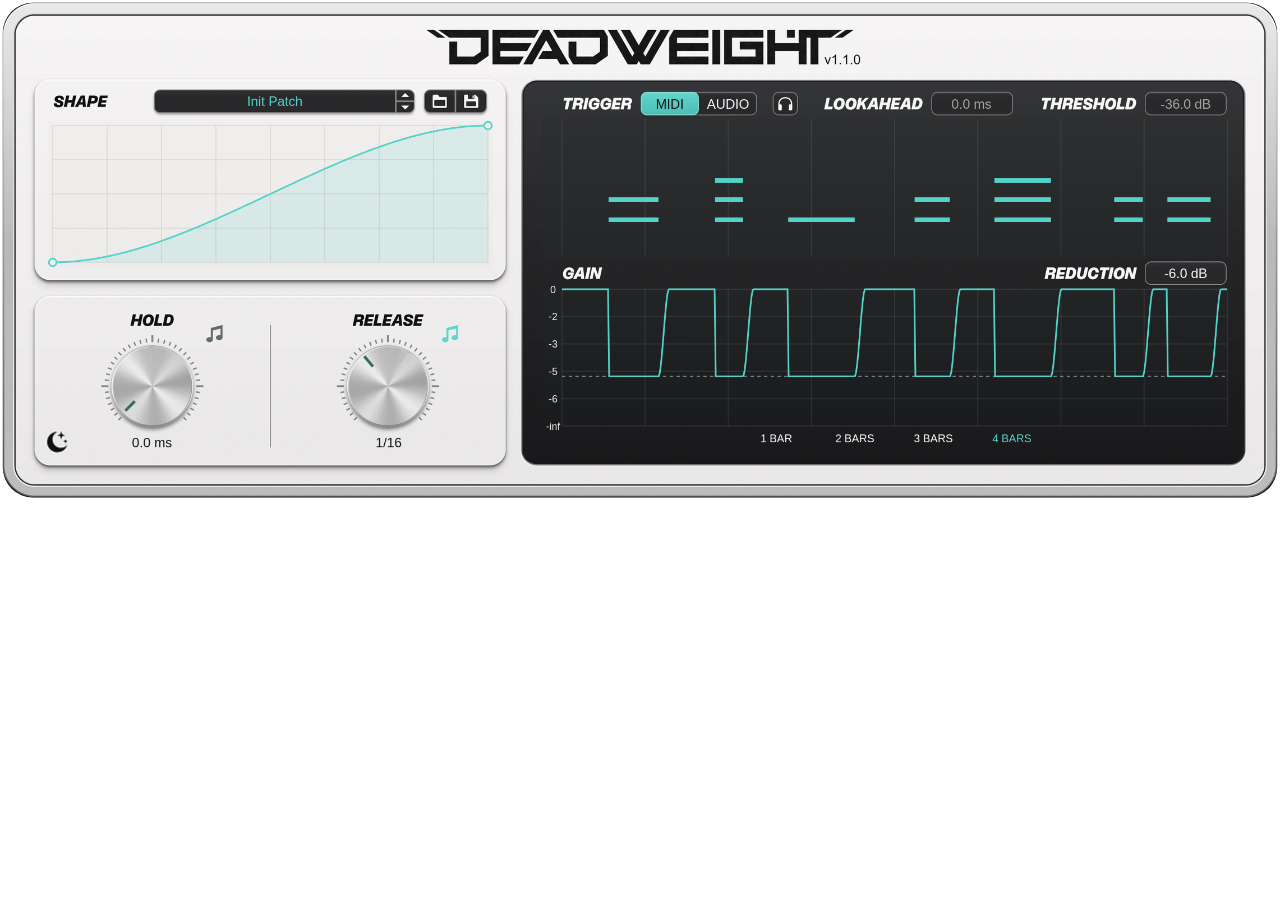
<file: Deadweight/index.html>
<!doctype html>
<html lang="en">
<head>
  <meta charset="utf-8">
  <meta name="viewport" content="width=device-width, initial-scale=1">
  <title>Deadweight v1.1.0 Interactive Preview</title>
  <link rel="stylesheet" href="style.css">
  <script defer src="assets/presets.js"></script>
  <script defer src="demo.js"></script>
</head>
<body>
  <main class="demo" aria-label="Deadweight interactive preview">
    <div class="instrument" id="instrument">
      <img class="poster" src="assets/light-base.webp" width="2282" height="892" alt="Deadweight v1.1.0 plug-in interface" draggable="false" hidden>
      <canvas id="panel" width="2282" height="892" aria-hidden="true" hidden></canvas>
      <div id="controls"></div>
      <select id="presets" aria-label="Factory Shapes"></select>
    </div>
  </main>
</body>
</html>
</file>
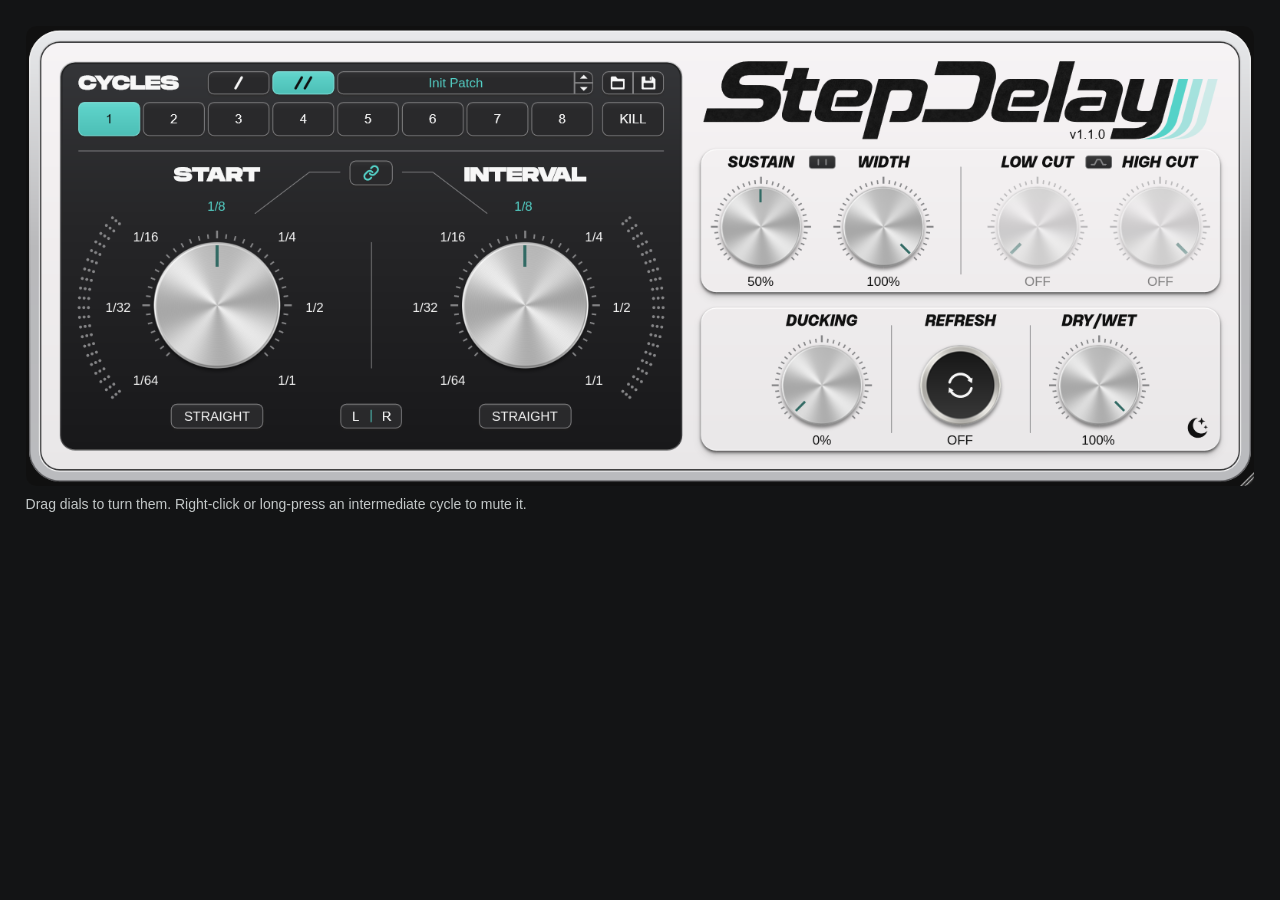
<file: StepDelay/index.html>
<!doctype html>
<html lang="en">
<head>
  <meta charset="utf-8">
  <meta name="viewport" content="width=device-width, initial-scale=1">
  <meta name="theme-color" content="#131415">
  <title>StepDelay Interactive Preview</title>
  <meta name="description" content="Explore the StepDelay interface by Stolen Valor.">
  <link rel="stylesheet" href="style.css">
  <script defer src="assets/native.js"></script>
  <script defer src="demo.js"></script>
</head>
<body>
  <main class="demo" aria-label="StepDelay interactive preview">
    <div class="viewport" id="viewport">
      <div class="instrument" id="instrument" aria-busy="true" inert>
        <img id="poster" src="assets/light-base.webp" width="1600" height="600" alt="StepDelay plug-in interface" draggable="false" hidden>
        <canvas id="panel" width="1600" height="600" aria-hidden="true" hidden></canvas>
        <div id="controls" class="controls"></div>
      </div>
    </div>
    <p class="help" id="gesture-help">Drag dials to turn them. Right-click or long-press an intermediate cycle to mute it.</p>
    <p id="status" role="status" class="status" hidden></p>
    <noscript><p class="help">Enable JavaScript to use the preview controls.</p></noscript>
    <div id="popup" class="popup" hidden></div>
  </main>
</body>
</html>
</file>
<file: Deadweight/style.css>
* { box-sizing: border-box; }
[hidden] { display: none !important; }
body { margin: 0; background: transparent; }
.demo { width: min(100%, 1280px); margin-inline: auto; }
.instrument { position: relative; aspect-ratio: 1141 / 446; isolation: isolate; }
.poster, canvas, #controls { position: absolute; inset: 0; width: 100%; height: 100%; }
.poster, canvas { clip-path: inset(.55% .22% .55% round 2.35% / 6%); }
.hotspot, #presets {
  position: absolute;
  appearance: none;
  margin: 0;
  padding: 0;
  border: 0;
  background: transparent;
  color: transparent;
  cursor: pointer;
}
.hotspot:focus-visible, #presets:focus-visible { outline: 2px solid #54d2c8; border-radius: 4px; }
.hotspot[role="slider"], .shape { touch-action: none; cursor: ns-resize; }
.shape { cursor: crosshair; }
#presets { left: 12%; top: 18%; width: 19%; height: 4.5%; opacity: 0; }
#presets:focus-visible { opacity: 1; background: #232628; color: #54d2c8; }
#presets option { background: #232628; color: #eee; }
</file>
<file: StepDelay/style.css>
:root {
  color-scheme: dark;
  background: #131415;
  color: #f2f3f3;
  font: 100%/1.4 "Segoe UI", Arial, sans-serif;
  --accent: #54d2c8;
}
* { box-sizing: border-box; }
body { margin: 0; }
[hidden] { display: none !important; }
button, input { font: inherit; }
button { color: inherit; cursor: pointer; }
.demo {
  width: min(100%, 1440px);
  margin: 0 auto;
  padding: clamp(12px, 2vw, 28px);
}
.help, .status { margin: 0; color: #c3c8c8; }
.viewport { overflow-x: auto; border-radius: 10px; }
.instrument { width: 100%; position: relative; aspect-ratio: 8 / 3; }
.instrument img, .instrument canvas, .controls {
  position: absolute;
  inset: 0;
  width: 100%;
  height: 100%;
}
.instrument img, .instrument canvas { user-select: none; }
.hotspot {
  position: absolute;
  padding: 0;
  background: transparent;
  border: 0;
  border-radius: 5px;
  color: transparent;
  touch-action: manipulation;
}
.hotspot[role="slider"] { cursor: ns-resize; touch-action: none; }
.hotspot[data-cycle] { touch-action: none; }
.hotspot:disabled { cursor: default; }
.hotspot:not(:disabled):hover { background: rgb(255 255 255 / .06); }
.hotspot:active { background: rgb(0 0 0 / .12); }
.hotspot.round { border-radius: 50%; }
:focus-visible { outline: 2px solid var(--accent); outline-offset: 2px; }
.help { font-size: .875rem; margin-top: 9px; }
.status { font-size: .875rem; margin-top: 6px; }
.popup {
  position: fixed;
  z-index: 2;
  min-width: 132px;
  max-width: calc(100% - 16px);
  max-height: min(360px, calc(100dvh - 16px));
  overflow-y: auto;
  padding: 4px;
  border: 1px solid #626466;
  border-radius: 7px;
  background: #202123;
  box-shadow: 0 8px 22px #0008;
}
.popup button, .popup input {
  display: block;
  width: 100%;
  min-height: 34px;
  padding: 5px 10px;
  border: 0;
  border-radius: 4px;
  background: transparent;
  text-align: left;
}
.popup input { background: #151617; border: 1px solid #555; color: inherit; }
.popup button:hover, .popup button:focus-visible { background: #393c3f; }
.popup button[aria-pressed="true"] { color: #a7eee8; }
.popup form { min-width: 148px; padding: 4px; }
.popup form label { display: block; margin-bottom: 6px; }
@media (max-width: 520px) {
  .demo { padding: 8px; }
  .help { font-size: .8125rem; }
}
</file>
